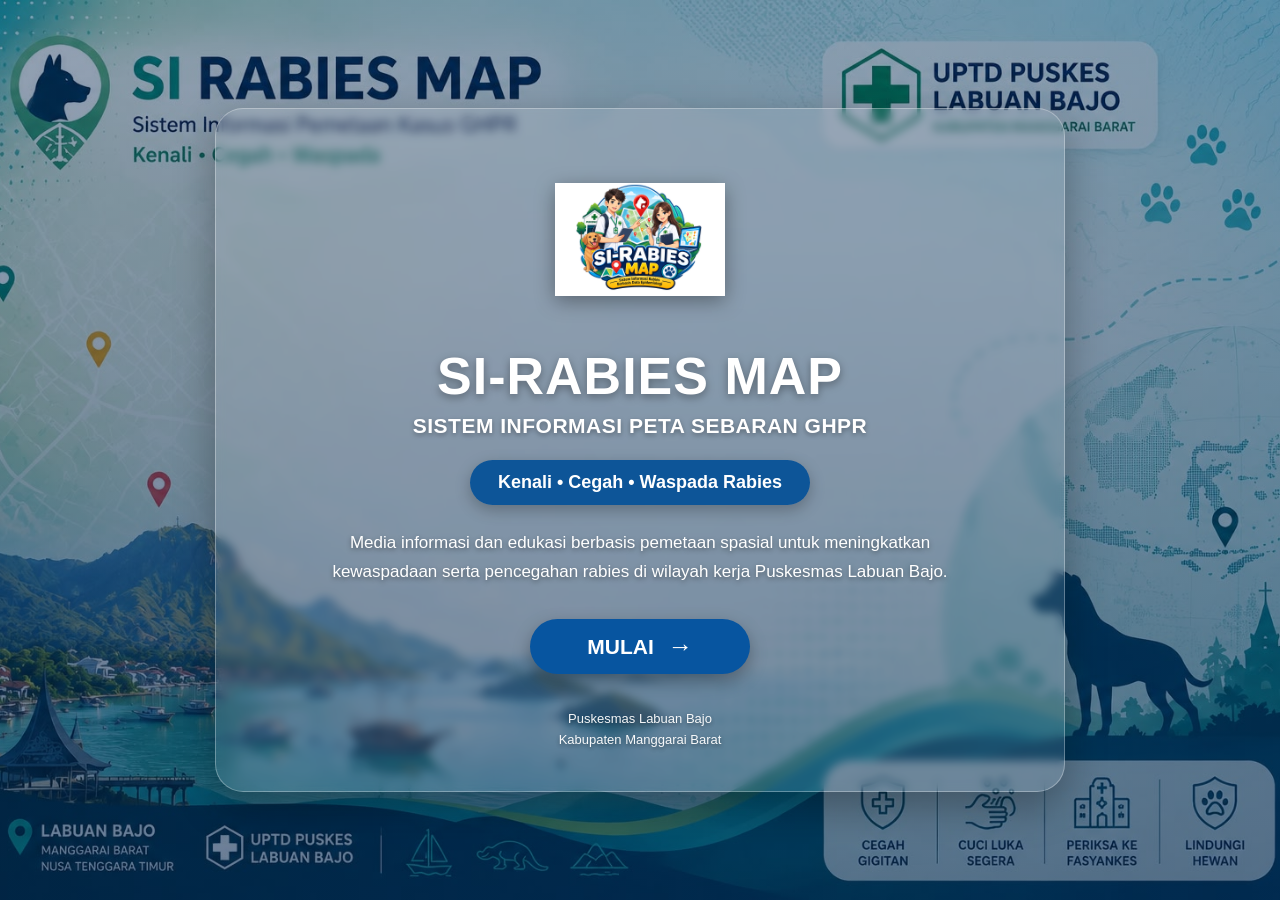
<file: index.html>
<!DOCTYPE html>
<html lang="id">
<head>
    <meta charset="UTF-8">
    <meta name="viewport" content="width=device-width, initial-scale=1.0">

    <title>SI-RABIES MAP</title>

    <style>
        * {
            box-sizing: border-box;
        }

        html, body {
            margin: 0;
            padding: 0;
            width: 100%;
            min-height: 100%;
            font-family: Arial, Helvetica, sans-serif;
        }

        body {
            min-height: 100vh;
            background-image:
                linear-gradient(
                    rgba(0, 34, 75, 0.42),
                    rgba(0, 34, 75, 0.58)
                ),
                url("assets/background-rabies-map.jpeg");

            background-size: cover;
            background-position: center;
            background-repeat: no-repeat;
            background-attachment: fixed;

            display: flex;
            justify-content: center;
            align-items: center;

            color: white;
        }

        .overlay {
            width: 100%;
            min-height: 100vh;

            display: flex;
            justify-content: center;
            align-items: center;

            padding: 30px 20px;
        }

        .welcome-card {
            width: 100%;
            max-width: 850px;

            text-align: center;

            padding: 45px 35px 40px;

            background: rgba(255, 255, 255, 0.10);

            border: 1px solid rgba(255, 255, 255, 0.30);

            border-radius: 28px;

            backdrop-filter: blur(5px);

            box-shadow:
                0 15px 40px rgba(0, 0, 0, 0.30);
        }

        /* LOGO */

        .logo {
            width: 170px;
            height: 170px;

            object-fit: contain;

            margin-bottom: 18px;

            filter: drop-shadow(
                0 5px 10px rgba(0,0,0,0.35)
            );
        }

        /* JUDUL */

        h1 {
            margin: 0;

            font-size: 52px;

            font-weight: 800;

            letter-spacing: 1px;

            text-shadow:
                0 3px 8px rgba(0,0,0,0.35);
        }

        .subtitle {
            margin-top: 8px;

            font-size: 21px;

            font-weight: 600;

            letter-spacing: 0.5px;

            text-shadow:
                0 2px 5px rgba(0,0,0,0.35);
        }

        /* TAGLINE */

        .tagline {
            display: inline-block;

            margin-top: 22px;

            padding: 12px 28px;

            border-radius: 30px;

            background: rgba(0, 78, 150, 0.90);

            font-size: 18px;

            font-weight: bold;

            box-shadow:
                0 5px 15px rgba(0,0,0,0.25);
        }

        /* DESKRIPSI */

        .description {
            max-width: 650px;

            margin: 24px auto 0;

            font-size: 17px;

            line-height: 1.7;

            text-shadow:
                0 2px 5px rgba(0,0,0,0.40);
        }

        /* TOMBOL */

        .start-button {
            display: inline-flex;

            align-items: center;
            justify-content: center;

            gap: 14px;

            margin-top: 32px;

            min-width: 220px;

            padding: 15px 32px;

            border-radius: 35px;

            background: #0755a0;

            color: white;

            text-decoration: none;

            font-size: 21px;

            font-weight: bold;

            box-shadow:
                0 7px 18px rgba(0,0,0,0.30);

            transition:
                transform 0.2s ease,
                background 0.2s ease,
                box-shadow 0.2s ease;
        }

        .start-button:hover {
            transform: translateY(-3px);

            background: #0867bd;

            box-shadow:
                0 10px 22px rgba(0,0,0,0.35);
        }

        .arrow {
            font-size: 25px;
            line-height: 1;
        }

        /* IDENTITAS */

        .footer {
            margin-top: 35px;

            font-size: 13px;

            line-height: 1.6;

            opacity: 0.95;

            text-shadow:
                0 2px 4px rgba(0,0,0,0.40);
        }

        /* MOBILE */

        @media (max-width: 600px) {

            .overlay {
                padding: 20px 14px;
            }

            .welcome-card {
                padding: 35px 20px 30px;

                border-radius: 22px;
            }

            .logo {
                width: 125px;
                height: 125px;
            }

            h1 {
                font-size: 34px;
            }

            .subtitle {
                font-size: 15px;
            }

            .tagline {
                font-size: 15px;

                padding: 10px 20px;
            }

            .description {
                font-size: 14px;

                line-height: 1.6;
            }

            .start-button {
                min-width: 190px;

                padding: 13px 25px;

                font-size: 18px;
            }

            .footer {
                font-size: 11px;
            }
        }
    </style>
</head>

<body>

    <div class="overlay">

        <div class="welcome-card">

            <!-- LOGO SI-RABIES MAP -->
            <img
                src="assets/logo-SI%20rabies%20map.jpeg"
                alt="Logo SI-RABIES MAP"
                class="logo"
            >

            <!-- JUDUL -->
            <h1>SI-RABIES MAP</h1>

            <div class="subtitle">
                SISTEM INFORMASI PETA SEBARAN GHPR
            </div>

            <!-- TAGLINE -->
            <div class="tagline">
                Kenali • Cegah • Waspada Rabies
            </div>

            <!-- DESKRIPSI -->
            <div class="description">
                Media informasi dan edukasi berbasis pemetaan spasial
                untuk meningkatkan kewaspadaan serta pencegahan rabies
                di wilayah kerja Puskesmas Labuan Bajo.
            </div>

            <!-- TOMBOL MULAI -->
            <a
                href="si-rabies-map.html"
                class="start-button"
            >
                MULAI
                <span class="arrow">→</span>
            </a>

            <!-- FOOTER -->
            <div class="footer">
                Puskesmas Labuan Bajo<br>
                Kabupaten Manggarai Barat
            </div>

        </div>

    </div>

</body>
</html>
</file>
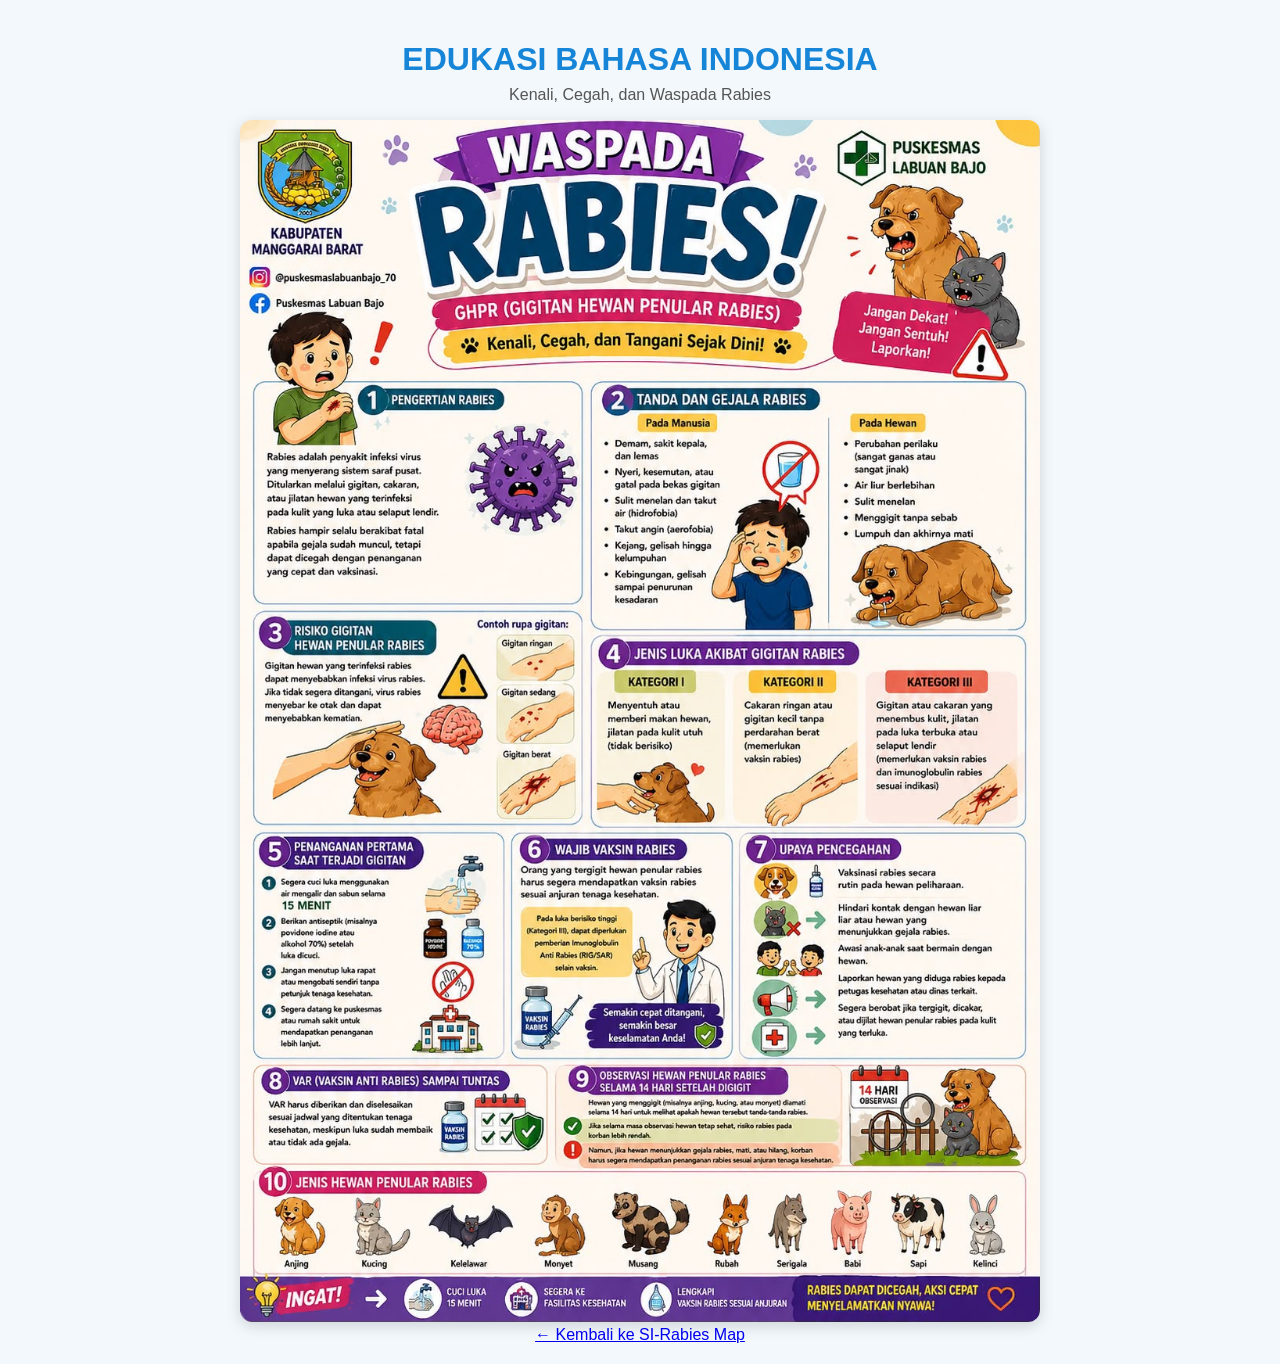
<file: edukasi-indonesi.html>
<!DOCTYPE html>
<html lang="id">
<head>
<meta charset="UTF-8">
<meta name="viewport" content="width=device-width, initial-scale=1.0">

<title>Edukasi Bahasa Indonesia - KENCANA RABIES</title>

<style>
body {
    margin: 0;
    padding: 20px;
    background: #f2f8fc;
    font-family: Arial, sans-serif;
    text-align: center;
}

h1 {
    color: #1685d8;
    margin-bottom: 8px;
}

p {
    color: #555;
    margin-top: 0;
}

img {
    max-width: 100%;
    height: auto;
    border-radius: 12px;
    box-shadow: 0 4px 15px rgba(0,0,0,0.15);
}

.tombol {
    display: inline-block;
    margin-top: 20px;
    padding: 12px 24px;
    background: #1685d8;
    color: white;
    text-decoration: none;
    border-radius: 25px;
    font-weight: bold;
}
</style>
</head>

<body>

<h1>EDUKASI BAHASA INDONESIA</h1>

<p>Kenali, Cegah, dan Waspada Rabies</p>

<img src="assets/Poster%20Bahasa%20Indonesia.jpeg"
     alt="Lembar Edukasi GHPR Bahasa Indonesia"
     style="width:100%; max-width:800px; height:auto;">
<br>

<a href="si-rabies-map.html">← Kembali ke SI-Rabies Map</a>

</body>
</html>
</file>
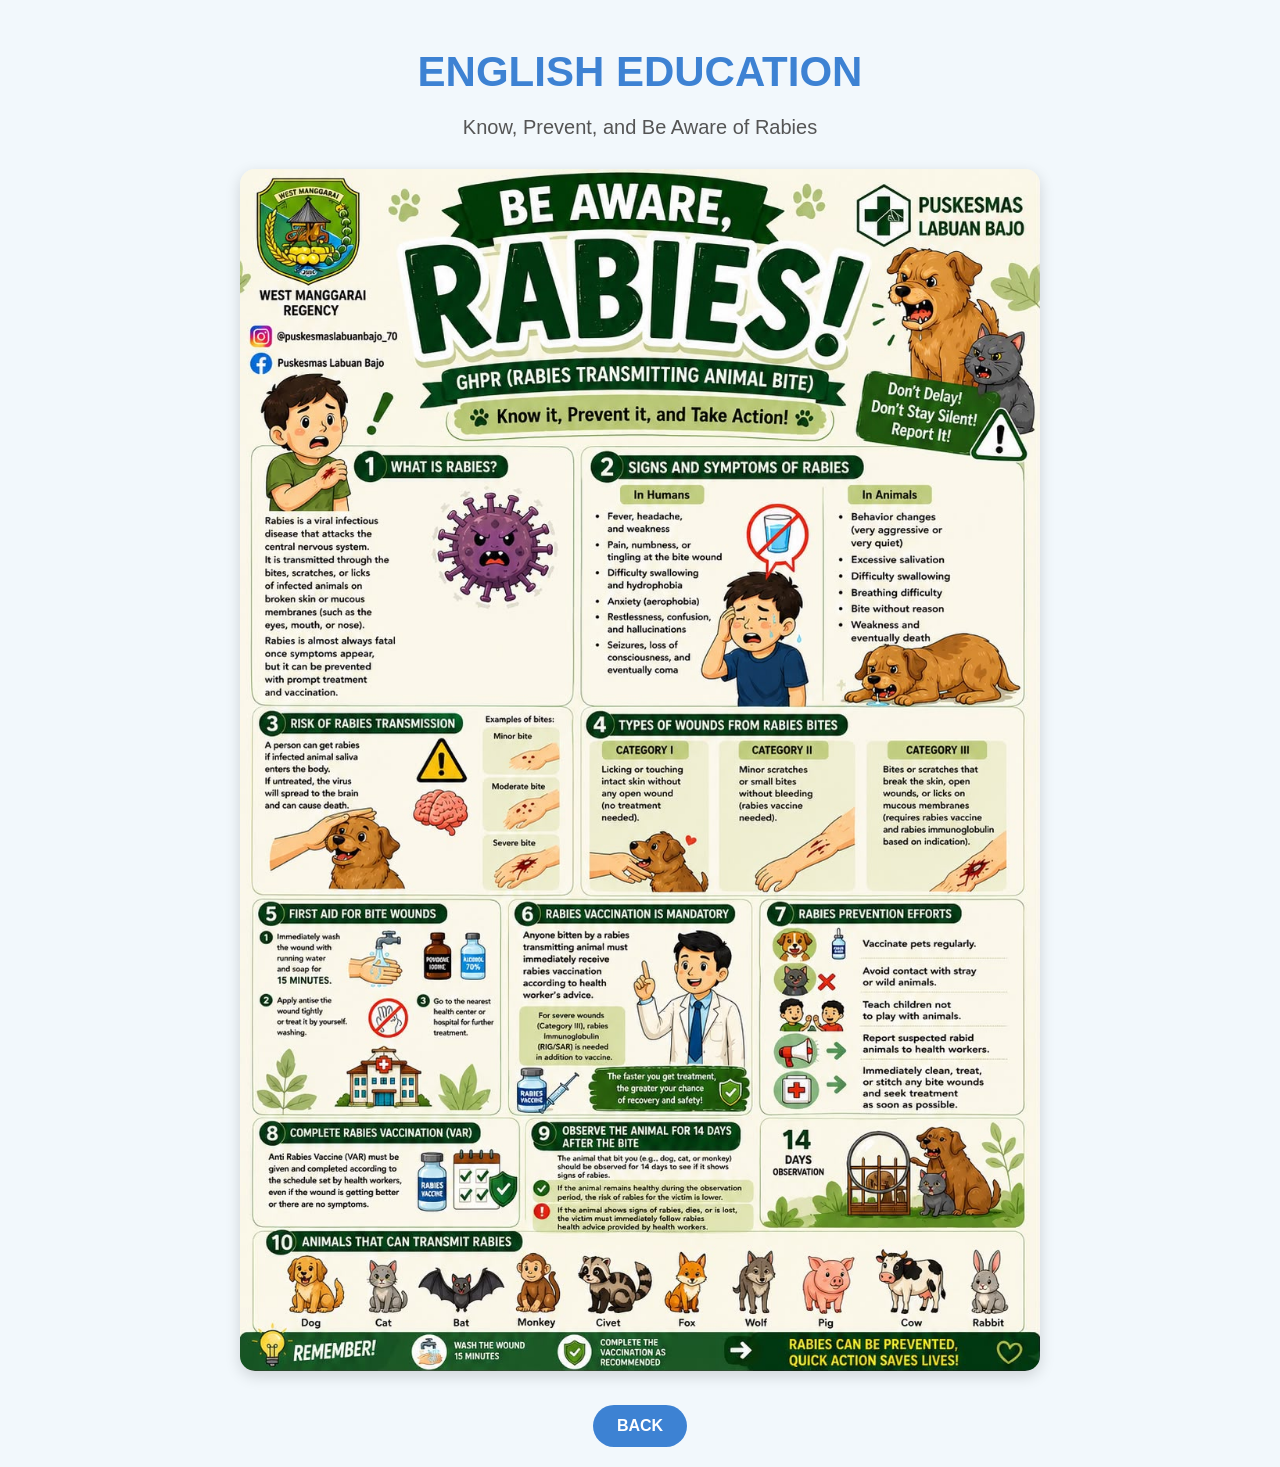
<file: english-education.html>
<!DOCTYPE html>
<html lang="en">
<head>
<meta charset="UTF-8">
<meta name="viewport" content="width=device-width, initial-scale=1.0">

<title>English Education - KENCANA RABIES</title>

<style>
body {
    margin: 0;
    padding: 20px;
    background: #f2f8fc;
    font-family: Arial, sans-serif;
    text-align: center;
}

h1 {
    color: #3d82d3;
    font-size: 42px;
    margin-bottom: 20px;
}

p {
    color: #555;
    font-size: 20px;
    margin-bottom: 30px;
}

img {
    width: 100%;
    max-width: 800px;
    height: auto;
    border-radius: 15px;
    box-shadow: 0 5px 15px rgba(0,0,0,0.15);
}

.tombol {
    display: inline-block;
    margin-top: 30px;
    padding: 12px 24px;
    background: #3d82d3;
    color: white;
    text-decoration: none;
    border-radius: 25px;
    font-weight: bold;
}
</style>
</head>

<body>

<h1>ENGLISH EDUCATION</h1>

<p>Know, Prevent, and Be Aware of Rabies</p>

<img 
src="assets/Poster%20English.jpeg"
alt="GHPR Rabies Education in English"
>

<br>

<a class="tombol" href="menu.html">BACK</a>

</body>
</html>
</file>
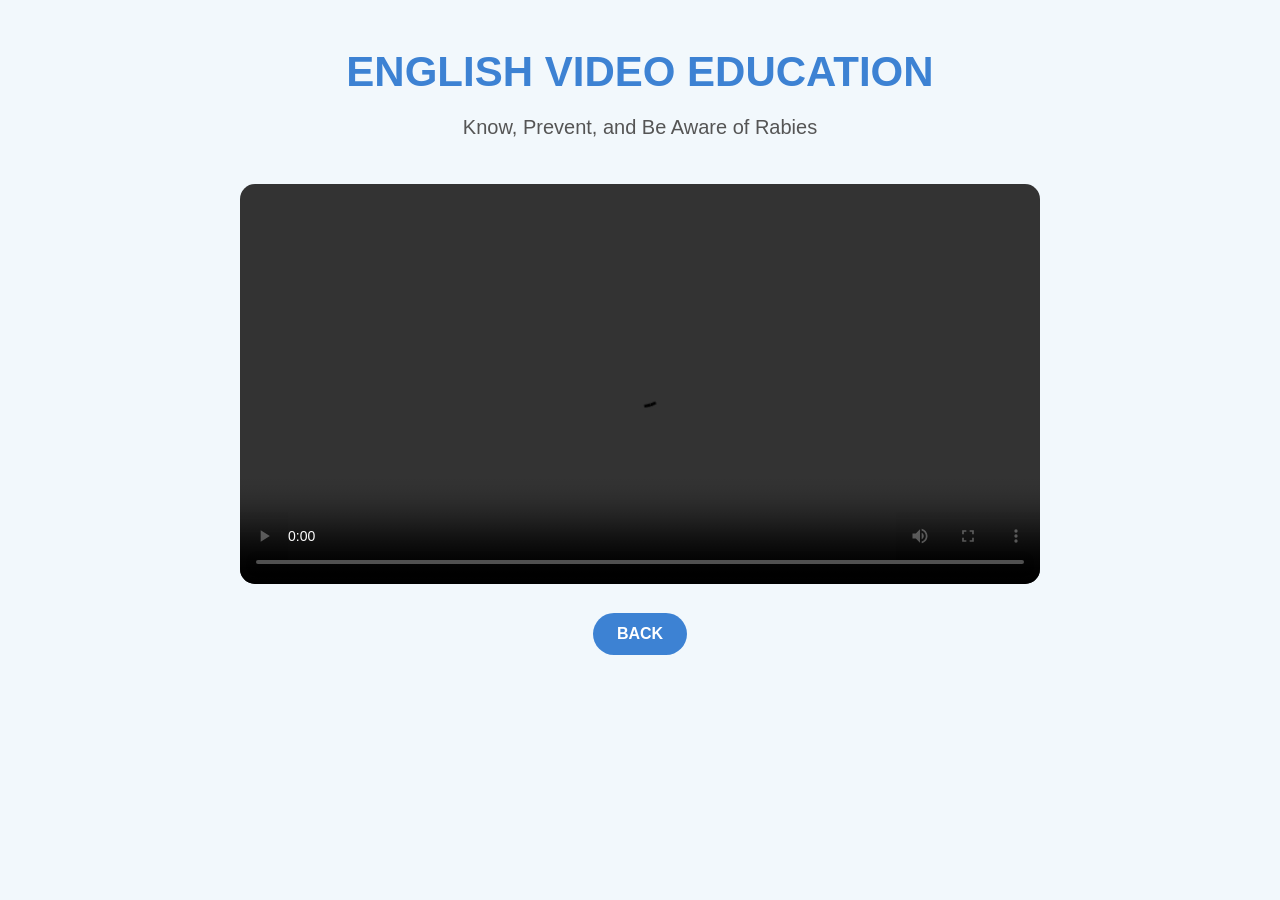
<file: english-video.html>
<!DOCTYPE html>
<html lang="en">
<head>
<meta charset="UTF-8">
<meta name="viewport" content="width=device-width, initial-scale=1.0">

<title>English Video Education - KENCANA RABIES</title>

<style>
body {
    margin: 0;
    padding: 20px;
    background: #f2f8fc;
    font-family: Arial, sans-serif;
    text-align: center;
}

h1 {
    color: #3d82d3;
    font-size: 42px;
    margin-bottom: 20px;
}

p {
    color: #555;
    font-size: 20px;
}

video {
    width: 100%;
    max-width: 800px;
    margin-top: 25px;
    border-radius: 15px;
}

.tombol {
    display: inline-block;
    margin-top: 25px;
    padding: 12px 24px;
    background: #3d82d3;
    color: white;
    text-decoration: none;
    border-radius: 25px;
    font-weight: bold;
}
</style>
</head>

<body>

<h1>ENGLISH VIDEO EDUCATION</h1>

<p>Know, Prevent, and Be Aware of Rabies</p>

<video controls>
    <source src="assets/GHPR%20Educational%20Video.mp4" type="video/mp4">
    Your browser does not support video playback.
</video>

<br>

<a class="tombol" href="menu.html">BACK</a>

</body>
</html>
</file>
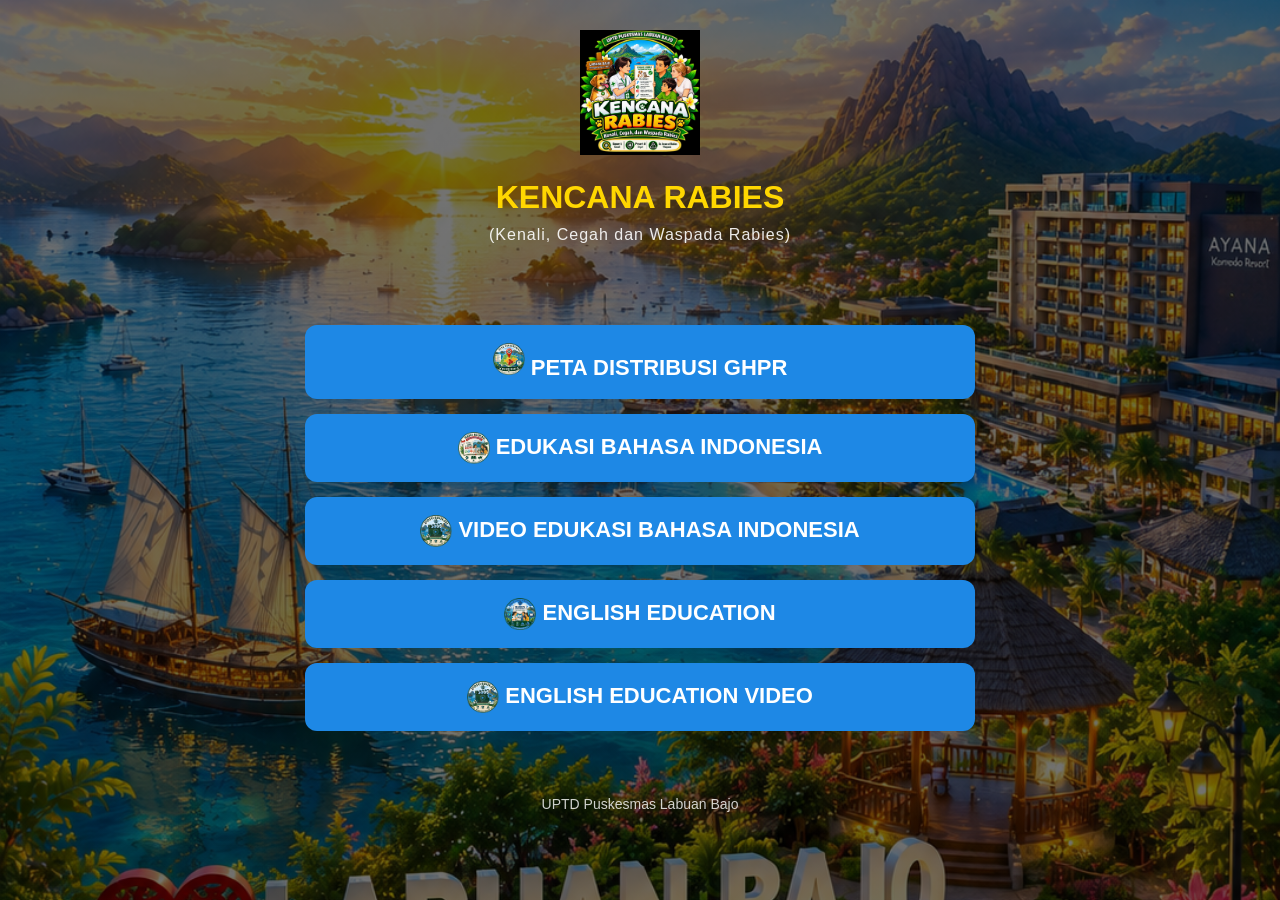
<file: menu.html>
<!DOCTYPE html>
<html lang="id">
<head>
<meta charset="UTF-8">
<meta name="viewport" content="width=device-width, initial-scale=1.0">
<title>KENCANA RABIES</title>

<style>
body{
margin:0;
font-family:Arial,sans-serif;

background:
linear-gradient(rgba(0,0,0,.55),rgba(0,0,0,.55)),
url("assets/Ikon%20labuan.jpg");

background-size:cover;
background-position:center;
background-repeat:no-repeat;
background-attachment:fixed;

color:white;
text-align:center;
}
.header{
padding:30px;
}

.logo{
width:120px;
margin-bottom:10px;
}

h1{
color:#FFD700;
margin:10px 0;
}

.menu{
max-width:700px;
margin:auto;
padding:20px;
}

a{
display:block;
background:#1e88e5;
color:white;
padding:18px;
margin:15px;
border-radius:12px;
font-size:22px;
font-weight:bold;
text-decoration:none;
transition:.3s;
}

a:hover{
background:#1565c0;
transform:scale(1.03);
}

.footer{
margin:30px;
font-size:14px;
opacity:.8;
}
.tagline {
  font-size: 16px;
  font-weight: 500;
  letter-spacing: 1px;
  margin-top: 6px;
  text-align: center;
  opacity: 0.9;
}
</style>

</head>

<body>

<div class="header">
<img src="assets/logo-kencana.jpeg" class="logo" alt="Logo RABIES KENCANA">

<h1>KENCANA RABIES</h1>

<p class="tagline"> (Kenali, Cegah dan Waspada Rabies)</p>
</div>

<div class="menu">

<a href="si-rabies-map.html">
    <img src="assets/logo-peta-transparan.png"
         alt="Logo Peta"
         style="width:32px;height:32px;object-fit:contain;">
    PETA DISTRIBUSI GHPR
</a>

<a href="edukasi-indonesi.html">
<img src="assets/logo-edukasi-indonesia-transparan.png" alt="Logo Edukasi Bahasa Indonesia" style="width:32px;height:32px;object-fit:contain;vertical-align:middle;">
EDUKASI BAHASA INDONESIA
</a>

<a href="video-edukasi.html">
<img src="assets/logo-video-edukasi-transparan.png" alt="Logo Video Edukasi" style="width:32px;height:32px;object-fit:contain;vertical-align:middle;">
VIDEO EDUKASI BAHASA INDONESIA
</a>

<a href="english-education.html">
<img src="assets/rabies-awareness-english-transparan.png" alt="Logo Edukasi Bahasa Inggris" style="width:32px;height:32px;object-fit:contain;vertical-align:middle;">
ENGLISH EDUCATION
</a>

<a href="english-video.html">
<img src="assets/logo-video-edukasi-transparan.png"
alt="Logo Video Edukasi"
style="width:32px;height:32px;object-fit:contain;vertical-align:middle;">
ENGLISH EDUCATION VIDEO
</a>

</div>

<div class="footer">
UPTD Puskesmas Labuan Bajo
</div>

</body>
</html>
</file>
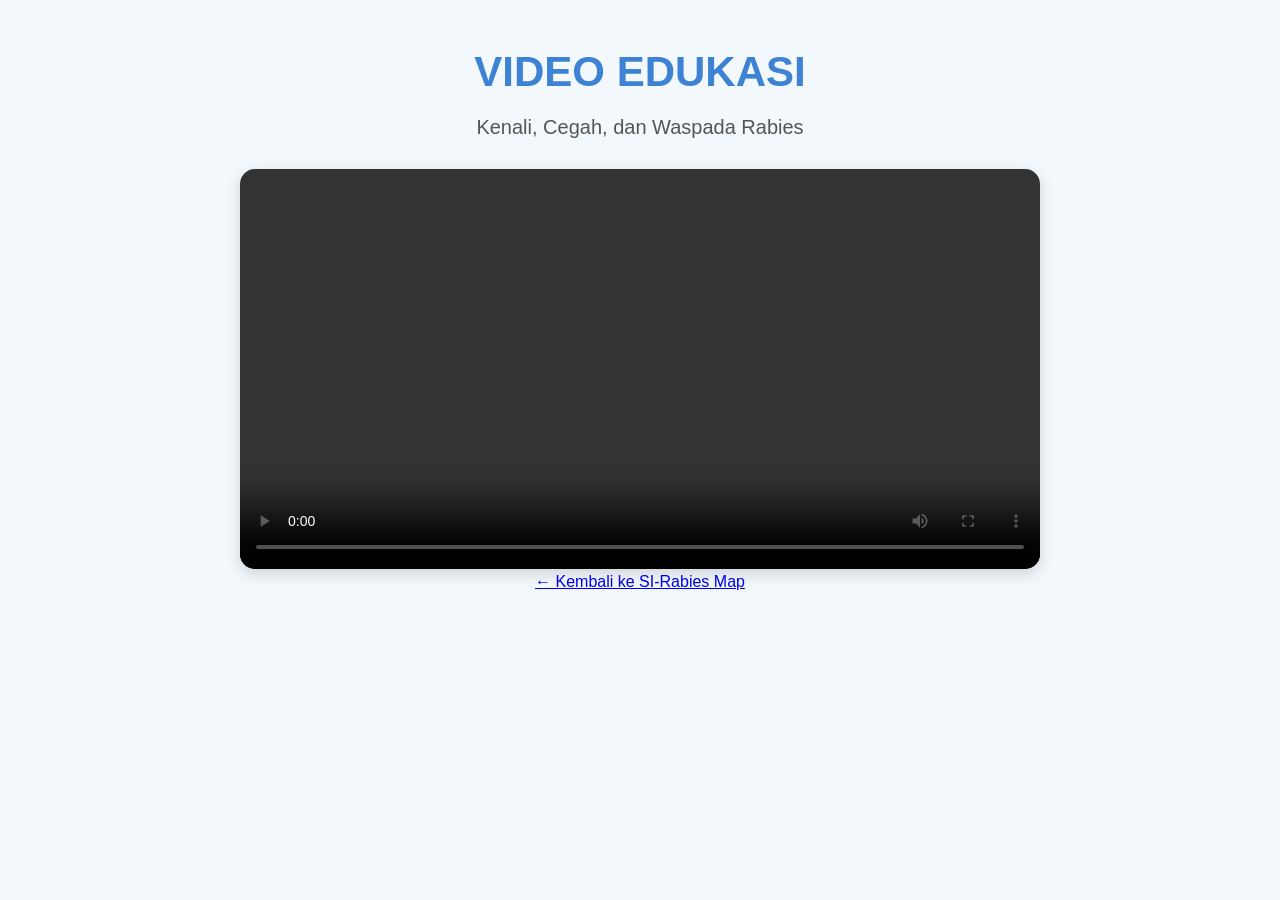
<file: video-edukasi.html>
<!DOCTYPE html>
<html lang="id">
<head>
<meta charset="UTF-8">
<meta name="viewport" content="width=device-width, initial-scale=1.0">

<title>Video Edukasi - KENCANA RABIES</title>

<style>
body {
    margin: 0;
    padding: 20px;
    background: #f2f8fc;
    font-family: Arial, sans-serif;
    text-align: center;
}

h1 {
    color: #3d82d3;
    font-size: 42px;
    margin-bottom: 20px;
}

p {
    color: #555;
    font-size: 20px;
    margin-bottom: 30px;
}

video {
    width: 100%;
    max-width: 800px;
    border-radius: 15px;
    box-shadow: 0 5px 15px rgba(0,0,0,0.15);
}

.tombol {
    display: inline-block;
    margin-top: 30px;
    padding: 12px 24px;
    background: #3d82d3;
    color: white;
    text-decoration: none;
    border-radius: 25px;
    font-weight: bold;
}
</style>
</head>

<body>

<h1>VIDEO EDUKASI</h1>

<p>Kenali, Cegah, dan Waspada Rabies</p>

<video controls>
  <source src="assets/Video%20Edukasi.mp4" type="video/mp4">
</video>

<br>

<a href="si-rabies-map.html">← Kembali ke SI-Rabies Map</a>

</body>
</html>
</file>
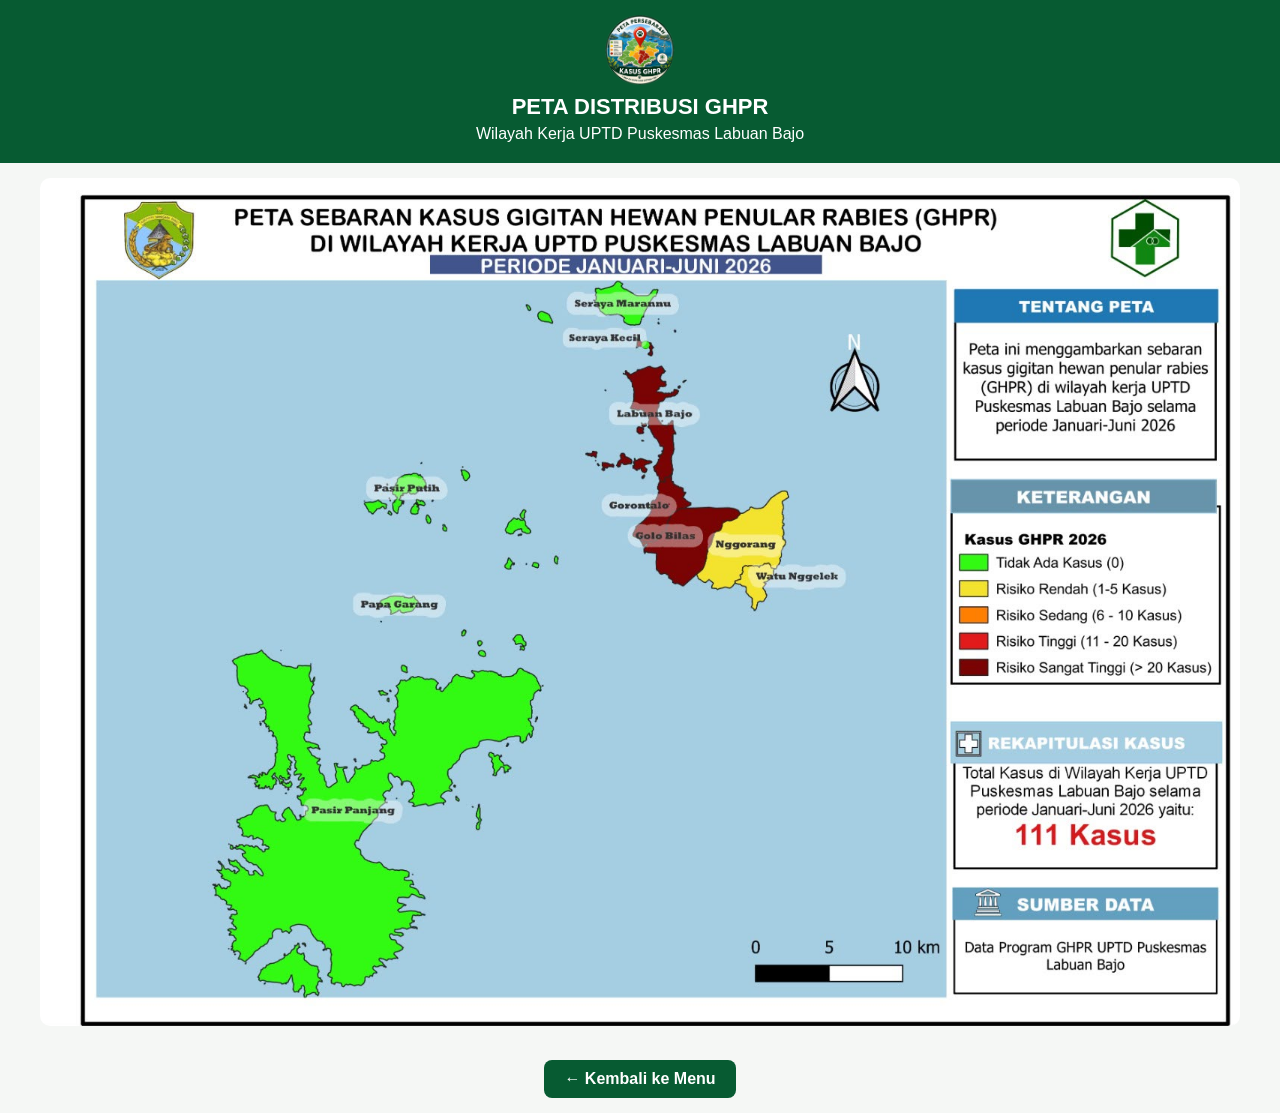
<file: assets/peta.html>
<!DOCTYPE html>
<html lang="id">
<head>
<meta charset="UTF-8">
<meta name="viewport" content="width=device-width, initial-scale=1.0">

<title>Peta Distribusi GHPR</title>

<style>
body {
    margin: 0;
    font-family: Arial, sans-serif;
    background: #f5f7f5;
    text-align: center;
}

.header {
    background: #075b32;
    color: white;
    padding: 15px;
}

.header img {
    width: 70px;
    height: 70px;
    object-fit: contain;
}

.header h1 {
    margin: 5px 0;
    font-size: 22px;
}

.header p {
    margin: 5px 0;
}

.peta {
    padding: 15px;
}

.peta img {
    width: 100%;
    max-width: 1200px;
    height: auto;
    border-radius: 10px;
}

.kembali {
    display: inline-block;
    margin: 15px;
    padding: 10px 20px;
    background: #075b32;
    color: white;
    text-decoration: none;
    border-radius: 8px;
    font-weight: bold;
}

.kembali:hover {
    background: #064526;
}
</style>
</head>

<body>

<div class="header">

    <img src="logo-peta-transparan.png"
         alt="Logo Peta">

    <h1>PETA DISTRIBUSI GHPR</h1>

    <p>Wilayah Kerja UPTD Puskesmas Labuan Bajo</p>

</div>

<div class="peta">

<img src="peta-ghpr.jpeg"
     alt="Peta Distribusi Kasus GHPR">

</div>

<a href="../menu.html" class="kembali">
    ← Kembali ke Menu
</a>

</body>
</html>
</file>
